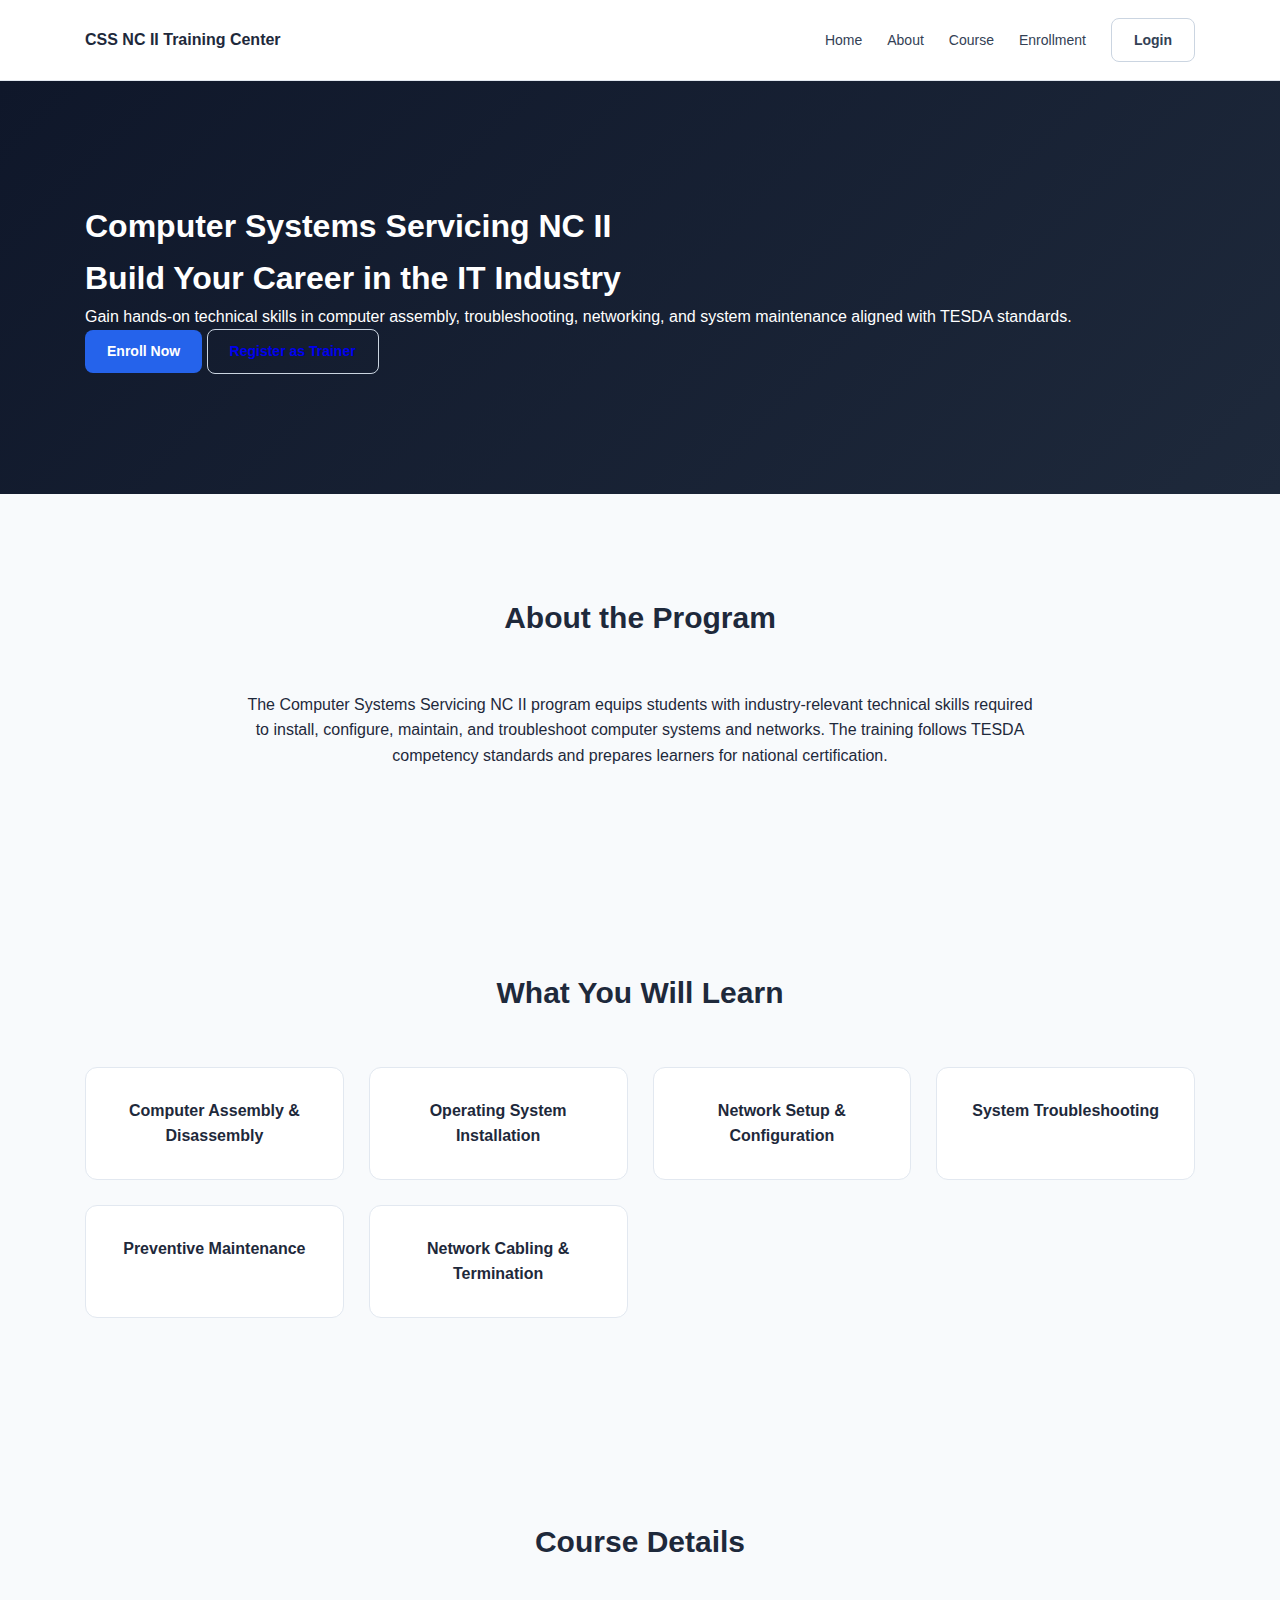
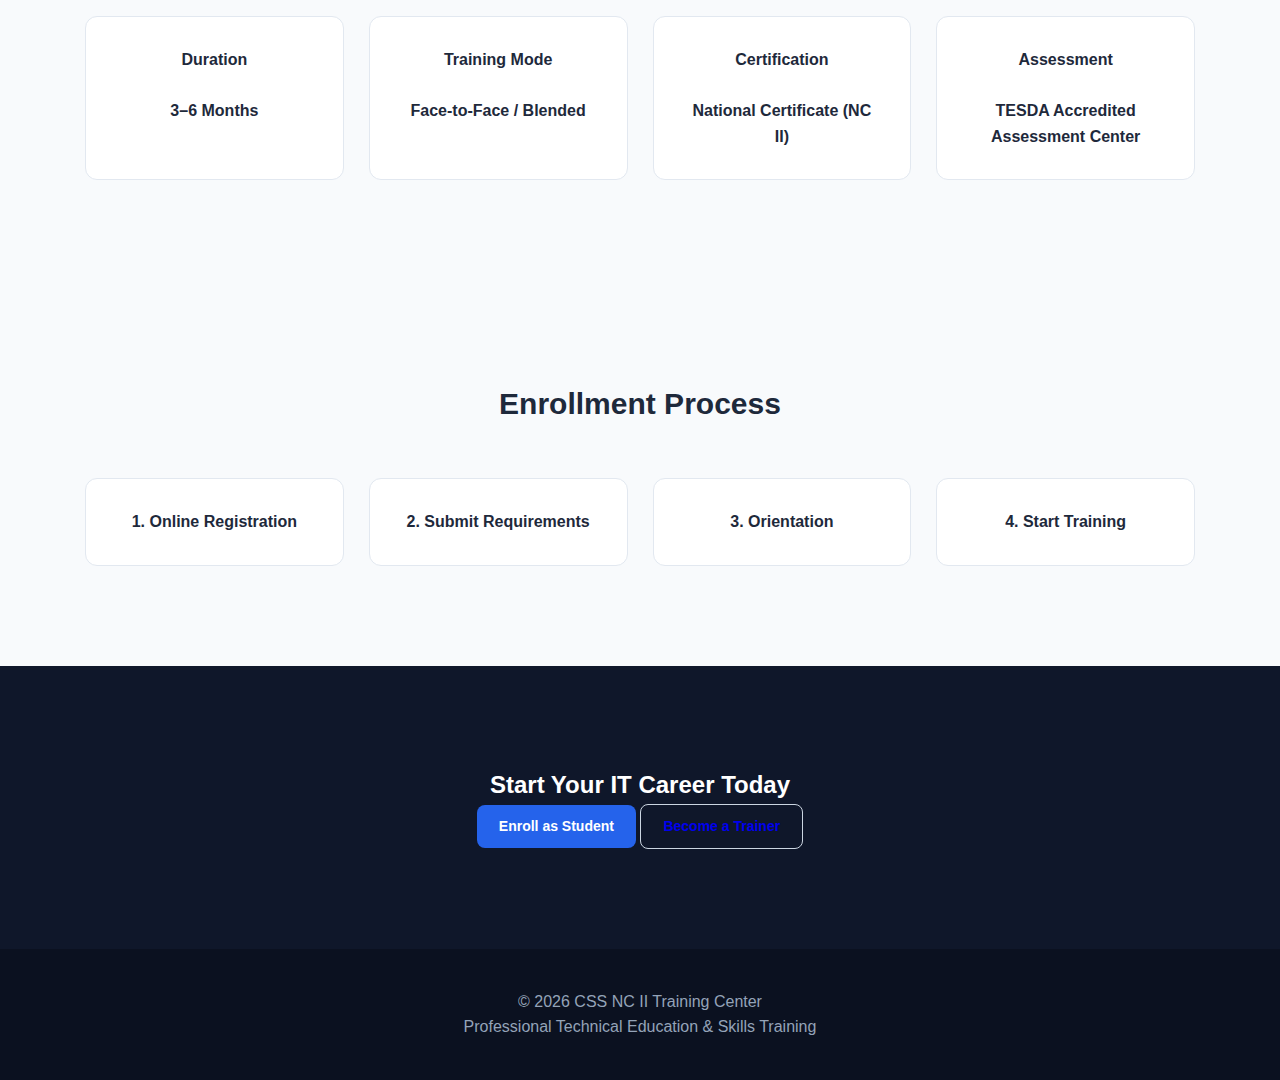
<file: index.html>
<!DOCTYPE html>
<html lang="en">
<head>
<meta charset="UTF-8">
<meta name="viewport" content="width=device-width, initial-scale=1.0">
<title>Computer Systems Servicing NC II</title>

<link href="https://fonts.googleapis.com/css2?family=Poppins:wght@300;400;600;700&display=swap" rel="stylesheet">
<link rel="stylesheet" href="assets/css/style.css">
</head>

<body>

<!-- ================= HEADER ================= -->
<header>
  <div class="container nav">
    <div class="logo">CSS NC II Training Center</div>
    <nav>
      <a href="#">Home</a>
      <a href="#about">About</a>
      <a href="#course">Course</a>
      <a href="#enrollment">Enrollment</a>
      <a href="login.html" class="btn btn-outline">Login</a>
    </nav>
  </div>
</header>

<!-- ================= HERO ================= -->
<section class="hero">
  <div class="container">
    <h1>Computer Systems Servicing NC II<br>Build Your Career in the IT Industry</h1>
    <p>
      Gain hands-on technical skills in computer assembly, troubleshooting,
      networking, and system maintenance aligned with TESDA standards.
    </p>

    <div class="hero-buttons">
      <a href="enroll-student.html" class="btn btn-primary">Enroll Now</a>
      <a href="register-trainer.html" class="btn btn-outline">Register as Trainer</a>
    </div>
  </div>
</section>

<!-- ================= ABOUT ================= -->
<section id="about" class="section">
  <div class="container">
    <h2>About the Program</h2>
    <p style="max-width:800px; margin:auto; text-align:center;">
      The Computer Systems Servicing NC II program equips students with
      industry-relevant technical skills required to install, configure,
      maintain, and troubleshoot computer systems and networks.
      The training follows TESDA competency standards and prepares
      learners for national certification.
    </p>
  </div>
</section>

<!-- ================= WHAT YOU WILL LEARN ================= -->
<section id="course" class="section bg-light">
  <div class="container">
    <h2>What You Will Learn</h2>

    <div class="grid">
      <div class="card">Computer Assembly & Disassembly</div>
      <div class="card">Operating System Installation</div>
      <div class="card">Network Setup & Configuration</div>
      <div class="card">System Troubleshooting</div>
      <div class="card">Preventive Maintenance</div>
      <div class="card">Network Cabling & Termination</div>
    </div>
  </div>
</section>

<!-- ================= COURSE DETAILS ================= -->
<section class="section">
  <div class="container">
    <h2>Course Details</h2>
    <div class="grid">
      <div class="card">
        <strong>Duration</strong><br><br>
        3–6 Months
      </div>
      <div class="card">
        <strong>Training Mode</strong><br><br>
        Face-to-Face / Blended
      </div>
      <div class="card">
        <strong>Certification</strong><br><br>
        National Certificate (NC II)
      </div>
      <div class="card">
        <strong>Assessment</strong><br><br>
        TESDA Accredited Assessment Center
      </div>
    </div>
  </div>
</section>

<!-- ================= ENROLLMENT PROCESS ================= -->
<section id="enrollment" class="section bg-light">
  <div class="container">
    <h2>Enrollment Process</h2>

    <div class="grid">
      <div class="card">1. Online Registration</div>
      <div class="card">2. Submit Requirements</div>
      <div class="card">3. Orientation</div>
      <div class="card">4. Start Training</div>
    </div>
  </div>
</section>

<!-- ================= CTA ================= -->
<section class="cta">
  <div class="container">
    <h2>Start Your IT Career Today</h2>

    <div class="buttons">
      <a href="enroll-student.html" class="btn btn-primary">Enroll as Student</a>
      <a href="register-trainer.html" class="btn btn-outline">Become a Trainer</a>
    </div>
  </div>
</section>

<!-- ================= FOOTER ================= -->
<footer>
  <div class="container">
    <p>© 2026 CSS NC II Training Center</p>
    <p>Professional Technical Education & Skills Training</p>
  </div>
</footer>

</body>
</html>
</file>
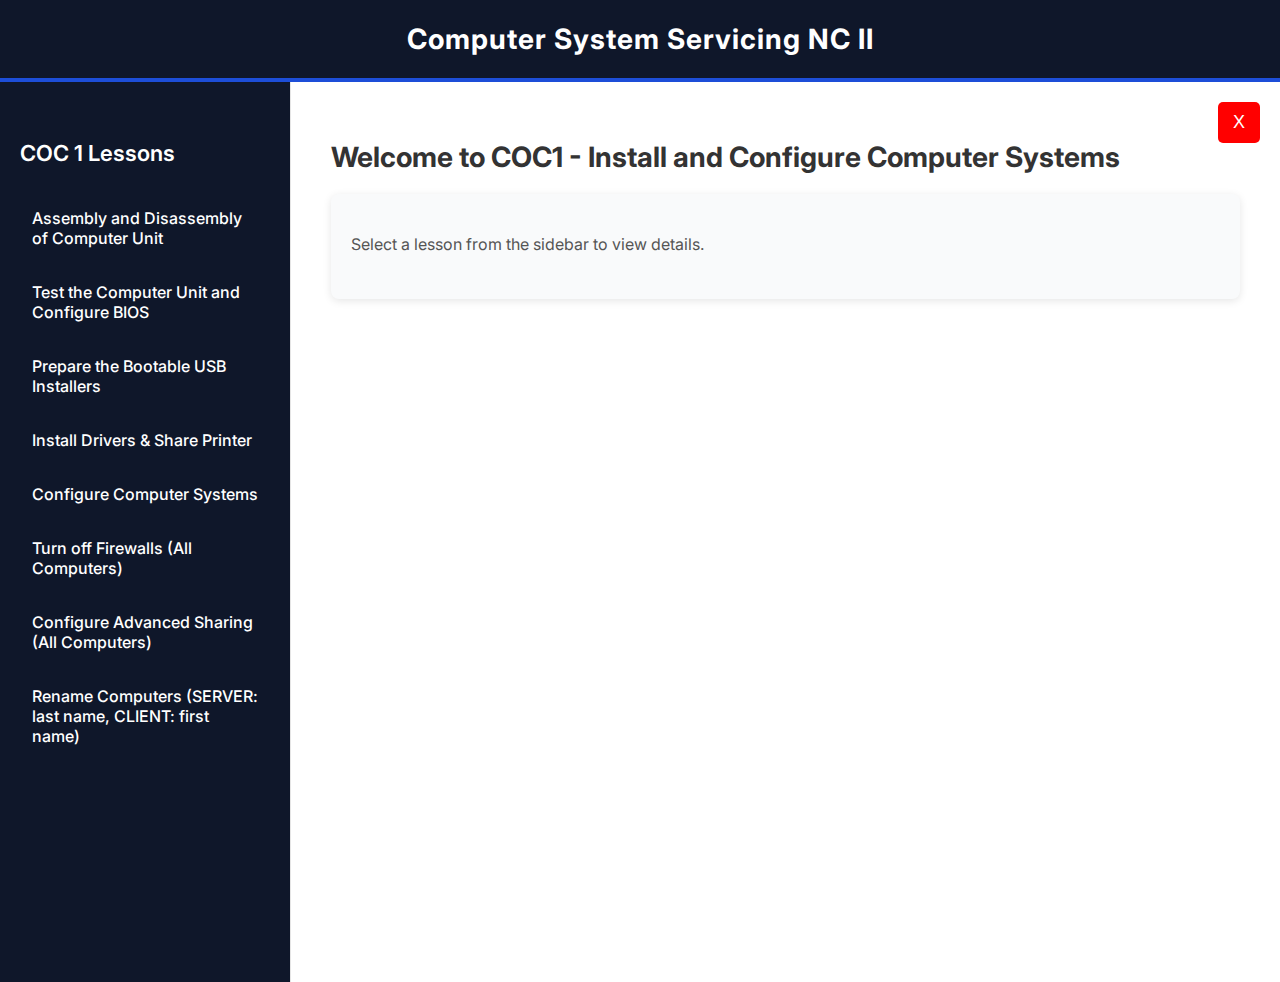
<file: coc1.html>
<!DOCTYPE html>
<html lang="tl">
<head>
    <meta charset="UTF-8">
    <meta name="viewport" content="width=device-width, initial-scale=1.0">
    <title>COC 1 - Install and Configure Computer Systems</title>
    <link href="https://fonts.googleapis.com/css2?family=Inter:wght@400;500;600;700;800&display=swap" rel="stylesheet">
    <link rel="stylesheet" href="assets/css/coc1.css">
</head>
<body>

<!-- Header Section -->
<header class="main-header">
    <h1>Computer System Servicing NC II</h1>
</header>

<div class="dashboard">
  <!-- Sidebar -->
  <aside class="sidebar">
    <h2>COC 1 Lessons</h2>
    <ul>
      <li onclick="loadLesson('lesson1')">Assembly and Disassembly of Computer Unit</li>
      <li onclick="loadLesson('lesson2')">Test the Computer Unit and Configure BIOS</li> <!-- Lesson2 fetch logic -->
      <li onclick="loadLesson('lesson3')">Prepare the Bootable USB Installers</li>
      <li onclick="loadLesson('lesson4')">Install Drivers & Share Printer</li>
      <li onclick="loadLesson('lesson5')">Configure Computer Systems</li>
      <li onclick="loadLesson('lesson6')">Turn off Firewalls (All Computers)</li>
      <li onclick="loadLesson('lesson7')">Configure Advanced Sharing (All Computers)</li>
      <li onclick="loadLesson('lesson8')">Rename Computers (SERVER: last name, CLIENT: first name)</li>
    </ul>
  </aside>

  <!-- Content Section -->
  <main class="main-content">
    <button class="close-btn" onclick="closeWindow()">X</button>
    <h1 id="lesson-title">Welcome to COC1 - Install and Configure Computer Systems</h1>
    <div id="lesson-details">
        <p>Select a lesson from the sidebar to view details.</p>
    </div>
  </main>
</div>

<script>
    // Function to load lesson details dynamically into the content area
    function loadLesson(lessonId) {
        // Adjusted to use lesson.js and coc1lessonworker
        const lessonUrl = lessonId === 'lesson1'
            ? 'https://tesda-auth-api.nextwavehub01.workers.dev/lesson1.json'  // Existing worker for lesson1
            : lessonId === 'lesson2' 
                ? 'https://coc1lessonworker.nextwavehub01.workers.dev/lesson2.json'  // New worker URL for lesson2
                : '';  // Default case if no lesson matches

        fetch(lessonUrl)
            .then(response => response.json())
            .then(data => {
                const lesson = data[lessonId]; // Dynamically load lesson based on lessonId
                if (lesson) {
                    document.getElementById("lesson-title").innerText = lesson.lesson_title; // Access lesson_title in lesson2.json
                    document.getElementById("lesson-details").innerHTML = `
                        <p>${lesson.lesson_description}</p>
                        <h3>Objectives:</h3>
                        <ul>
                            ${lesson.objectives.map(obj => `<li>${obj}</li>`).join('')}
                        </ul>
                        <h3>Materials Needed:</h3>
                        <ul>
                            ${lesson.materials_needed.map(mat => `<li>${mat}</li>`).join('')}
                        </ul>
                        <h3>Step-by-Step Procedure:</h3>
                        <ol>
                            ${lesson.step_by_step_procedure.map(step => `
                                <li>
                                    <strong>${step.step_title}:</strong> ${step.step_description}
                                </li>`).join('')}
                        </ol>
                        <h3>Conclusion:</h3>
                        <p>${lesson.conclusion}</p>
                    `;
                } else {
                    document.getElementById("lesson-title").innerText = "Lesson not found";
                    document.getElementById("lesson-details").innerHTML = "<p>Sorry, this lesson is not available.</p>";
                }
            })
            .catch(error => {
                document.getElementById("lesson-title").innerText = "Error Loading Lesson";
                document.getElementById("lesson-details").innerHTML = "<p>Sorry, there was an error loading this lesson.</p>";
                console.error("Error loading lesson:", error);
            });
    }

    // Close the window or lesson content
    function closeWindow() {
        document.getElementById("lesson-details").innerHTML = "<p>Select a lesson from the sidebar to view details.</p>";
        document.getElementById("lesson-title").innerText = "Welcome to COC1 - Install and Configure Computer Systems";
        
        // Resetting or loading default lesson on close
        loadLesson('lesson1'); // Optionally load 'lesson1' or any default lesson
    }
</script>

<script src="assets/js/coc1.js"></script> <!-- Correct JS path -->
</body>
</html>
</file>
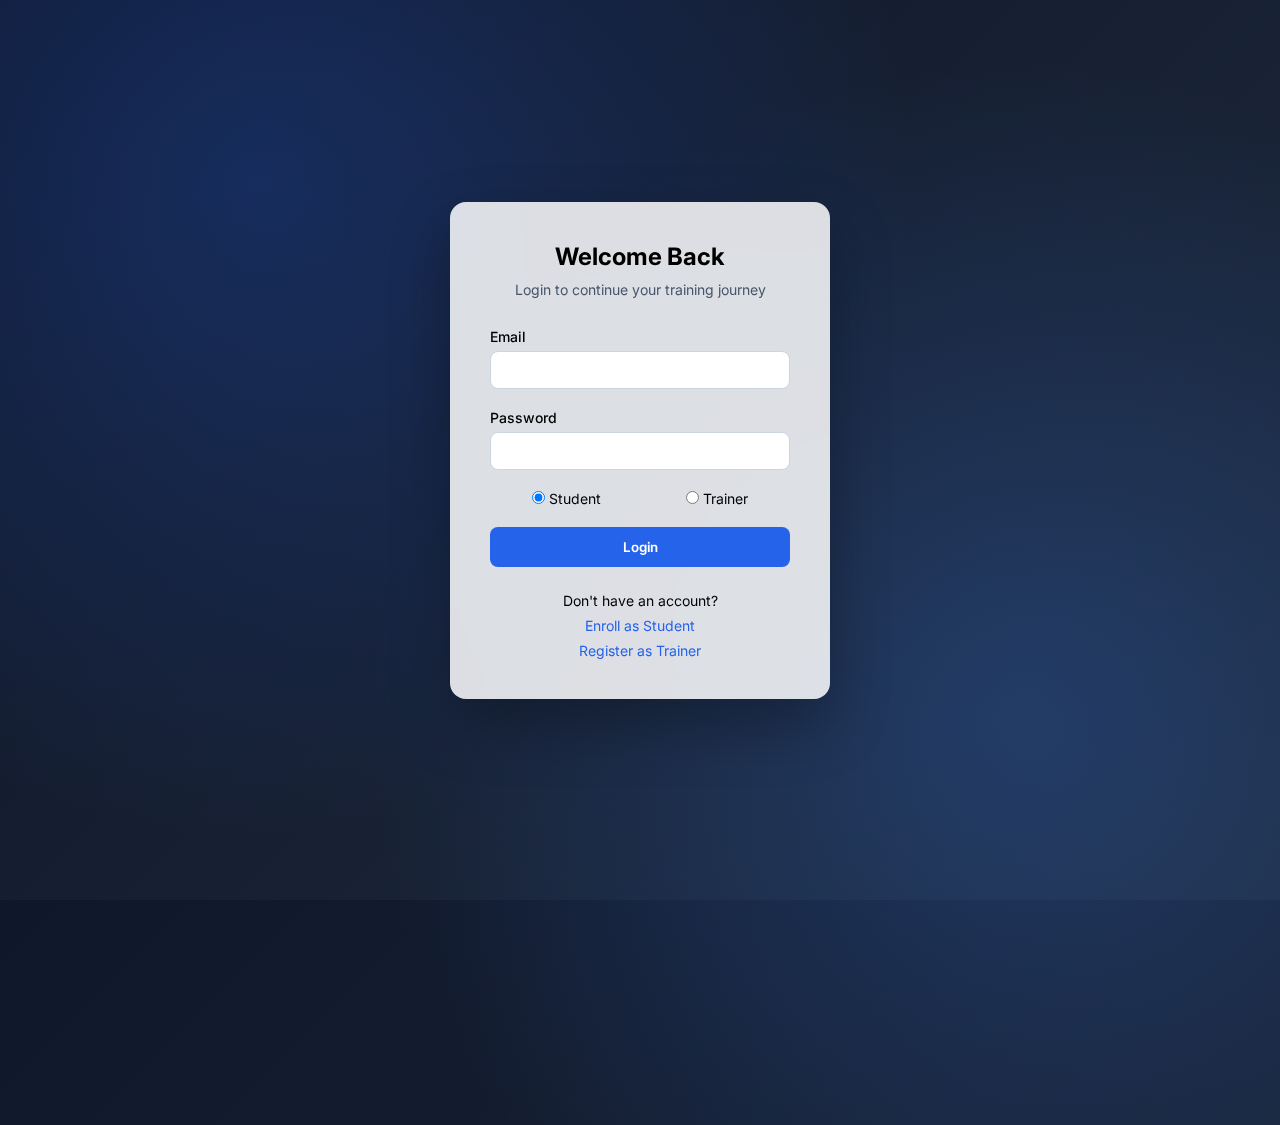
<file: login.html>
<!DOCTYPE html>
<html lang="en">
<head>
<meta charset="UTF-8">
<meta name="viewport" content="width=device-width, initial-scale=1.0">
<title>Login | CSS NC II Training Center</title>

<link href="https://fonts.googleapis.com/css2?family=Inter:wght@400;500;600;700;800&display=swap" rel="stylesheet">
<link rel="stylesheet" href="assets/css/login.css">
</head>
<body>

<div class="login-wrapper">

  <div class="login-card">
    
    <div class="login-header">
      <h2>Welcome Back</h2>
      <p>Login to continue your training journey</p>
    </div>

    <form id="loginForm">

      <div class="input-group">
        <label>Email</label>
        <input type="email" id="email" required>
      </div>

      <div class="input-group">
        <label>Password</label>
        <input type="password" id="password" required>
      </div>

      <div class="role-select">
        <label>
          <input type="radio" name="role" value="student" checked>
          Student
        </label>

        <label>
          <input type="radio" name="role" value="trainer">
          Trainer
        </label>
      </div>

      <button type="submit" class="btn-login">Login</button>

    </form>

    <div class="login-footer">
      <p>Don't have an account?</p>
      <a href="enroll-student.html">Enroll as Student</a>
      <a href="register-trainer.html">Register as Trainer</a>
    </div>

  </div>

</div>

<script src="assets/js/login.js"></script>
</body>
</html>
</file>
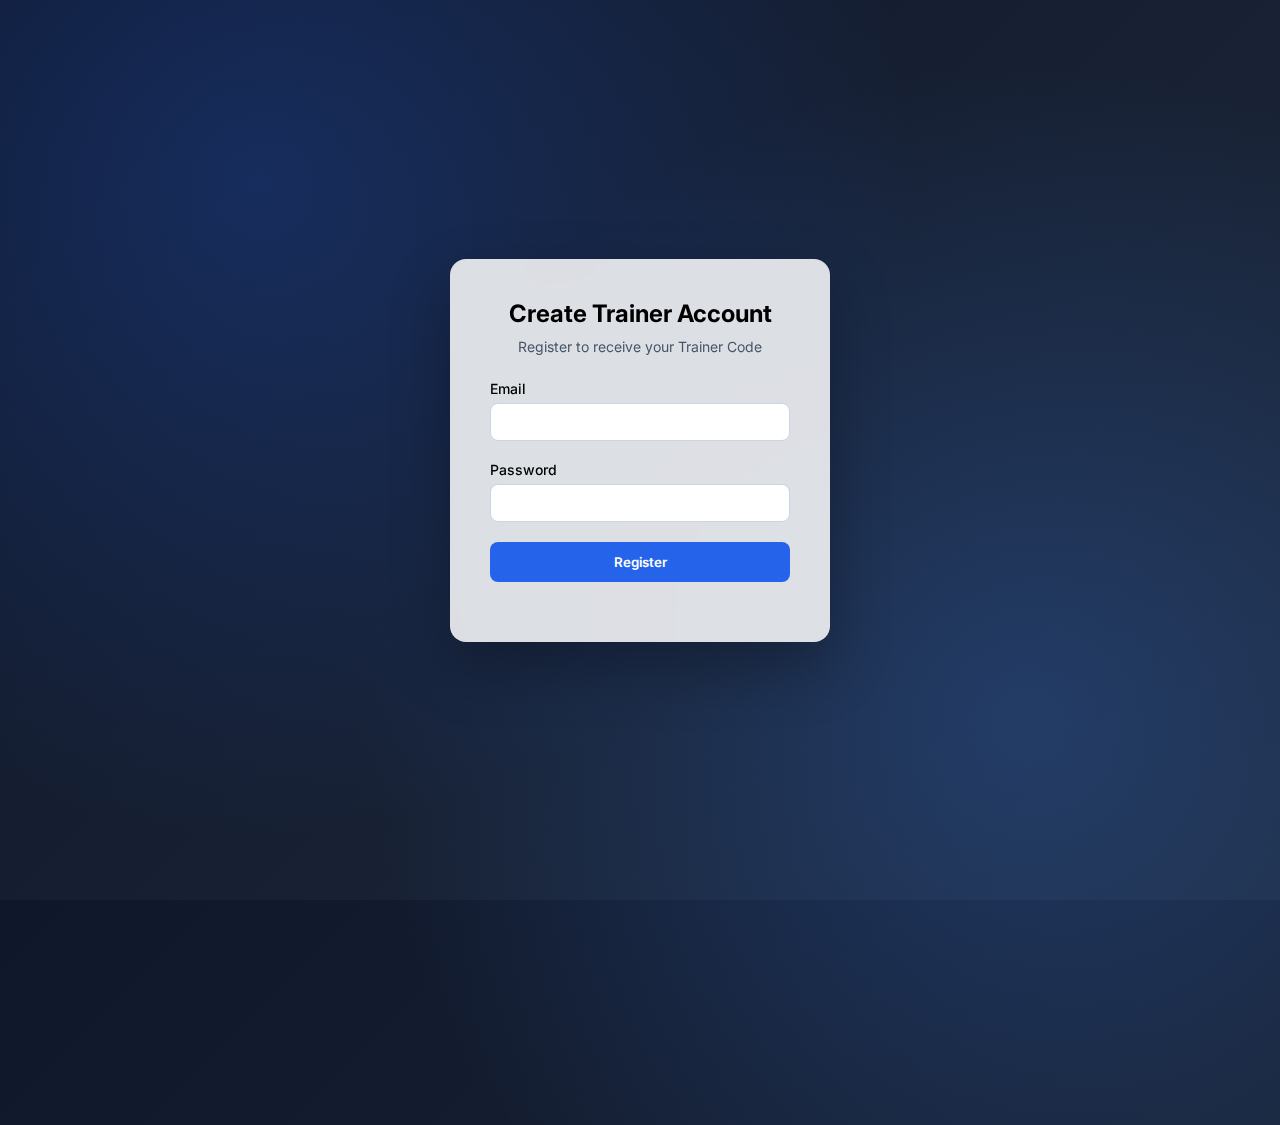
<file: register-trainer.html>
<!DOCTYPE html>
<html lang="en">
<head>
<meta charset="UTF-8">
<meta name="viewport" content="width=device-width, initial-scale=1.0">
<title>Trainer Registration | CSS NC II</title>

<link href="https://fonts.googleapis.com/css2?family=Inter:wght@400;500;600;700;800&display=swap" rel="stylesheet">
<link rel="stylesheet" href="assets/css/register-trainer.css">
</head>
<body>

<div class="wrapper">

  <div class="card">

    <div class="header">
      <h2>Create Trainer Account</h2>
      <p>Register to receive your Trainer Code</p>
    </div>

    <form id="trainerForm">

      <div class="input-group">
        <label>Email</label>
        <input type="email" id="email" required>
      </div>

      <div class="input-group">
        <label>Password</label>
        <input type="password" id="password" required>
      </div>

      <button type="submit" class="btn">Register</button>

    </form>

    <div id="result" class="result"></div>

  </div>

</div>

<script src="assets/js/register-trainer.js"></script>
</body>
</html>
</file>
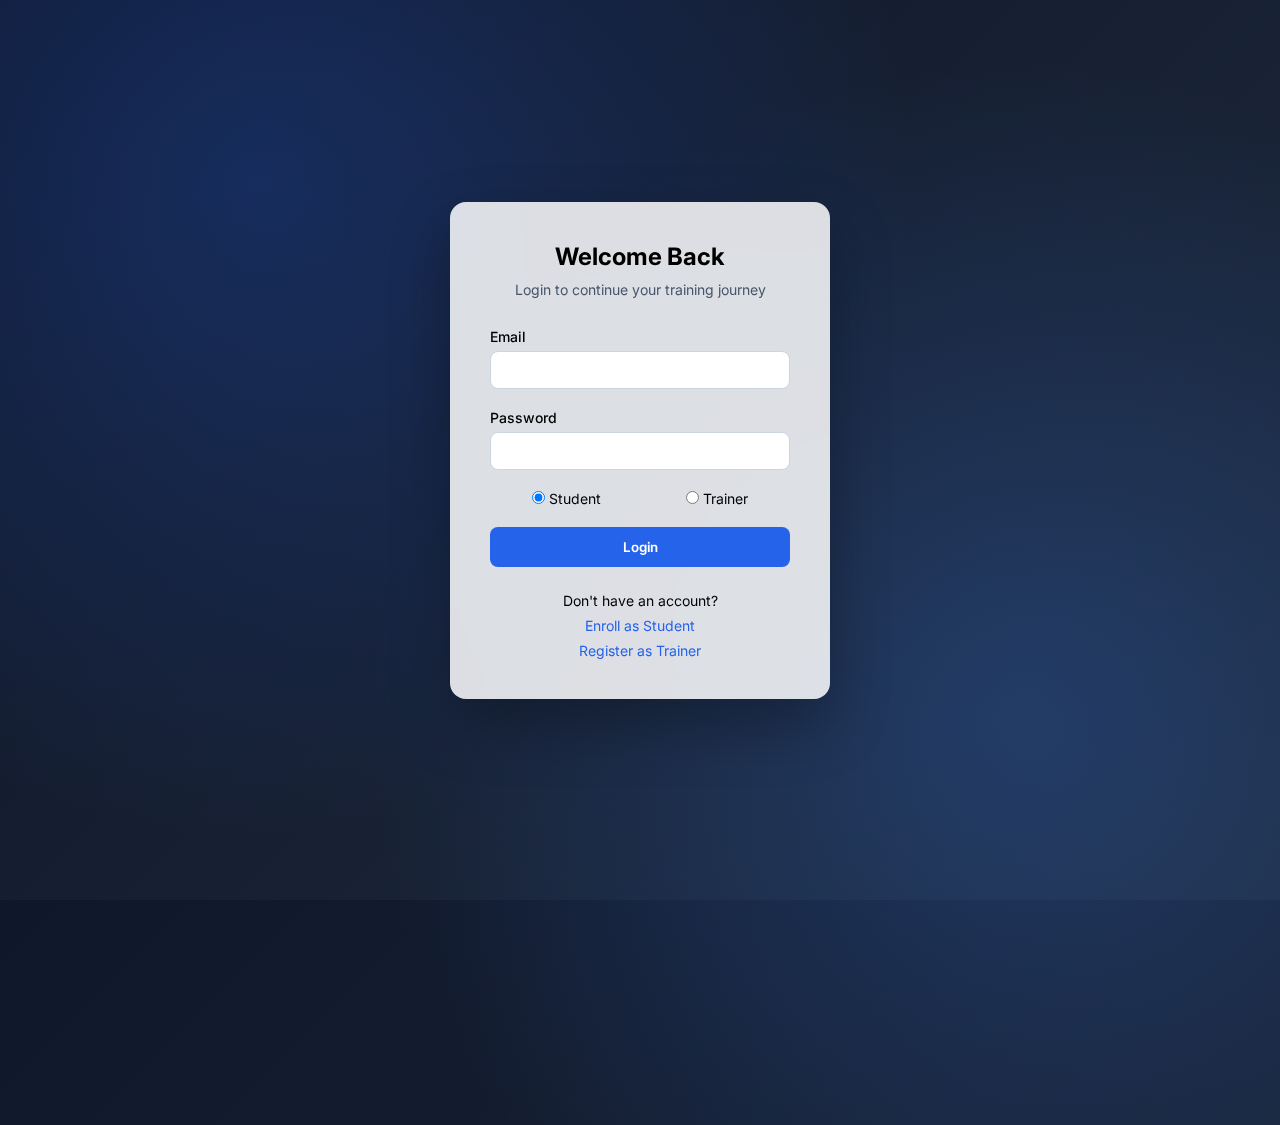
<file: student-dashboard.html>
<!DOCTYPE html>
<html lang="en">
<head>
    <meta charset="UTF-8">
    <meta name="viewport" content="width=device-width, initial-scale=1.0">
    <title>Student Dashboard | CSS NC II</title>

    <link href="https://fonts.googleapis.com/css2?family=Inter:wght@400;500;600;700;800&display=swap" rel="stylesheet">
    <link rel="stylesheet" href="assets/css/student-dashboard.css">
</head>
<body>

<div class="dashboard">

    <aside class="sidebar">
        <h2>Student Panel</h2>
        <ul>
            <li class="active">Dashboard</li>
            <li id="enrollmentBtn"><a href="#">My Enrollment</a></li> <!-- My Enrollment Link -->
            
            <!-- COCs appear when My Enrollment is clicked -->
            <div id="enrollmentContent" class="sidebar-content" style="display:none;">
                <li><a href="coc1.html">COC 1: Install and Configure Computer Systems</a></li>
                <li><a href="coc2.html">COC 2: Set Up Computer Networks</a></li>
                <li><a href="coc3.html">COC 3: Set Up Computer Servers</a></li>
                <li><a href="coc4.html">COC 4: Maintain and Repair Computer Systems</a></li>
            </div>

            <li><a href="#requirementsSection">Requirements</a></li>
            <li><a href="#profileSection">Profile</a></li>
            <li id="logoutBtn">Logout</li>
        </ul>
    </aside>

    <main class="main-content">
        <header>
            <h1>Welcome, Student 👋</h1>
            <p>Your training progress overview</p>
        </header>

        <!-- Enrollment Status + Dynamic Sections -->
        <div class="cards" id="enrollmentStatusSection">
            <div class="card">
                <h3>Enrollment Status</h3>
                <p id="enrollmentStatus">Completed</p>
            </div>
        </div>

        <!-- My Enrollment Section -->
        <div class="cards" style="margin-top:20px;">
            <div class="card">
                <h3>My Enrollment</h3>
                <p>Details about enrollment status, program, etc.</p>
            </div>
        </div>

        <!-- Requirements and Schedule -->
        <div class="cards" style="margin-top:20px;">
            <div class="card">
                <h3>Submitted Requirements</h3>
                <p>3 / 5 Completed</p>
            </div>
            <div class="card">
                <h3>Training Schedule</h3>
                <p>Not Yet Assigned</p>
            </div>
        </div>

    </main>

</div>

<script src="assets/js/student-dashboard.js"></script>
</body>
</html>
</file>
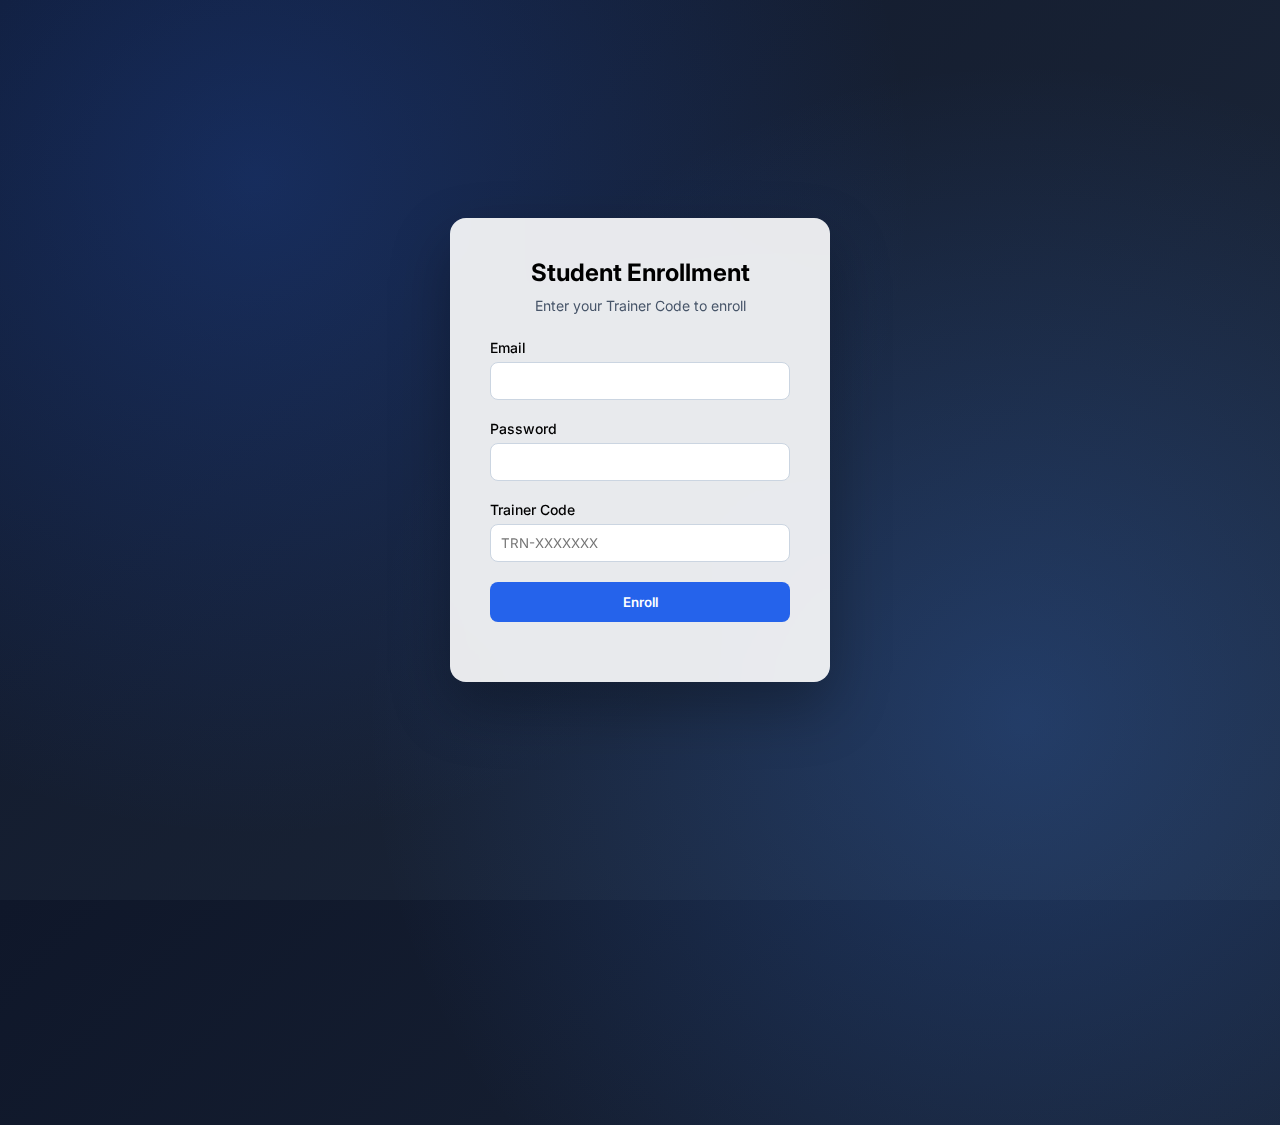
<file: student-enrollment.html>
<!DOCTYPE html>
<html lang="en">
<head>
<meta charset="UTF-8">
<meta name="viewport" content="width=device-width, initial-scale=1.0">
<title>Student Enrollment | CSS NC II</title>

<link href="https://fonts.googleapis.com/css2?family=Inter:wght@400;500;600;700;800&display=swap" rel="stylesheet">
<link rel="stylesheet" href="assets/css/student-enrollment.css">
</head>
<body>

<div class="wrapper">

  <div class="card">

    <div class="header">
      <h2>Student Enrollment</h2>
      <p>Enter your Trainer Code to enroll</p>
    </div>

    <form id="studentForm">

      <div class="input-group">
        <label>Email</label>
        <input type="email" id="email" required>
      </div>

      <div class="input-group">
        <label>Password</label>
        <input type="password" id="password" required>
      </div>

      <div class="input-group">
        <label>Trainer Code</label>
        <input type="text" id="trainerCode" required placeholder="TRN-XXXXXXX">
      </div>

      <button type="submit" class="btn">Enroll</button>

    </form>

    <div id="result" class="result"></div>

  </div>

</div>

<script src="assets/js/student-enrollment.js"></script>
</body>
</html>
</file>
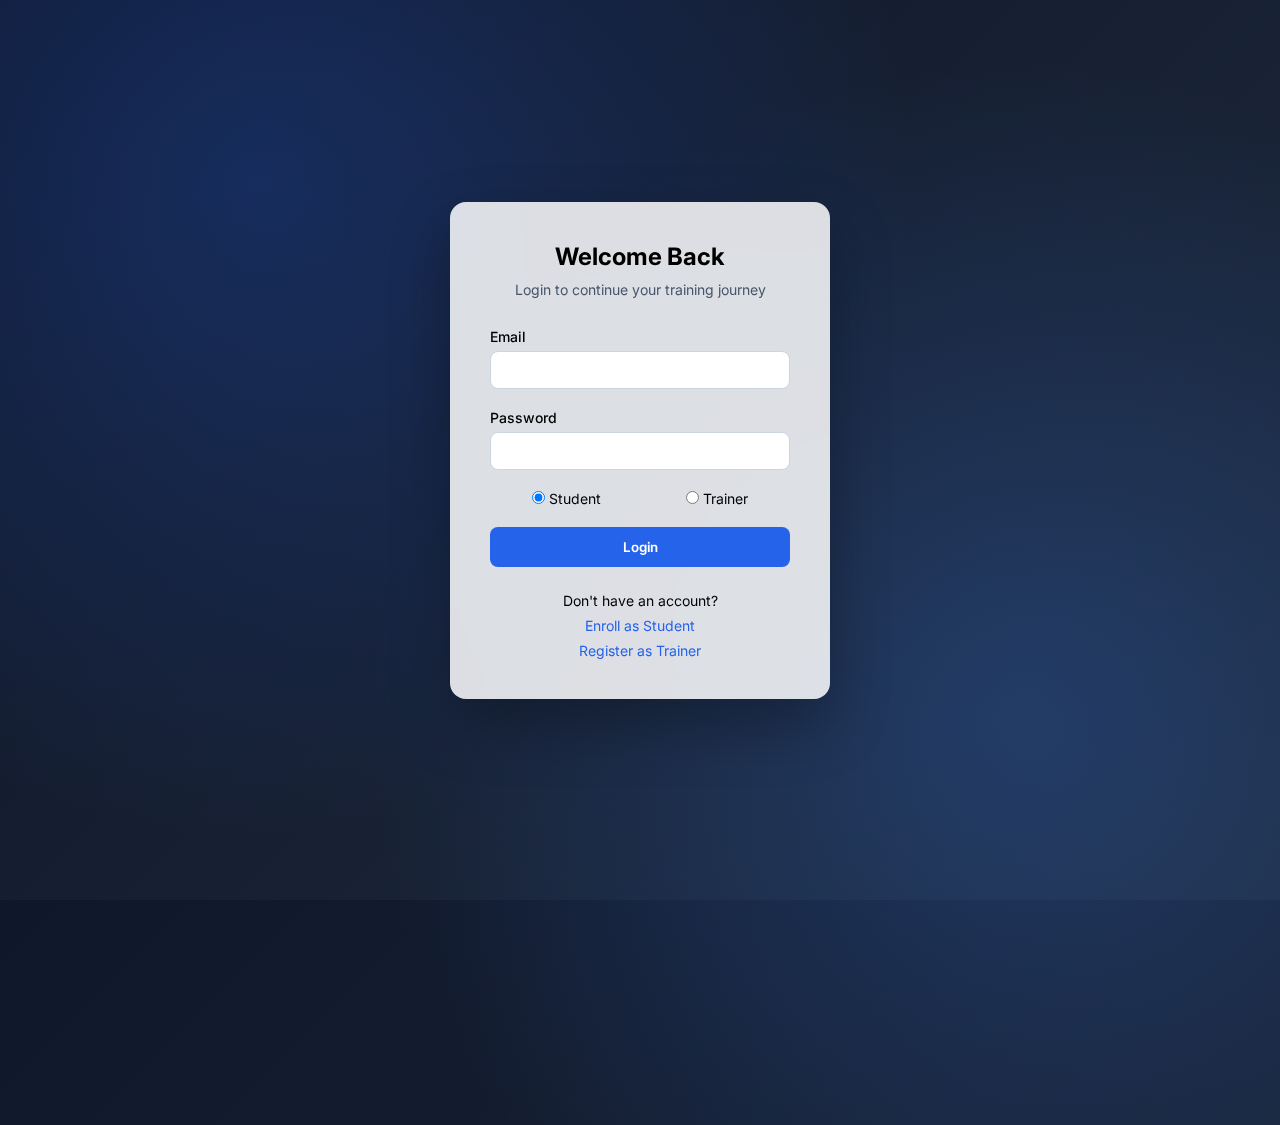
<file: trainer-dashboard.html>
<!DOCTYPE html>
<html lang="en">
<head>
<meta charset="UTF-8">
<meta name="viewport" content="width=device-width, initial-scale=1.0">
<title>Trainer Dashboard | CSS NC II</title>

<link href="https://fonts.googleapis.com/css2?family=Inter:wght@400;500;600;700;800&display=swap" rel="stylesheet">
<link rel="stylesheet" href="assets/css/trainer-dashboard.css">
</head>
<body>

<div class="dashboard">

  <aside class="sidebar">
    <h2>Trainer Panel</h2>
    <ul>
      <li class="active">Dashboard</li>
      <li>My Classes</li>
      <li>Students</li>
      <li>Profile</li>
      <li id="logoutBtn">Logout</li>
    </ul>
  </aside>

  <main class="main-content">
    <header>
      <h1>Welcome, Trainer 👨‍🏫</h1>
      <p>Your teaching overview</p>
    </header>

    <div class="cards">

      <div class="card">
        <h3>Your Trainer Code</h3>
        <p id="trainerCode">Loading...</p>
      </div>

      <div class="card">
        <h3>Total Students</h3>
        <p id="totalStudents">Loading...</p>
      </div>

      <div class="card">
        <h3>Remaining Slots</h3>
        <p id="remainingSlots">Loading...</p>
      </div>

    </div>

    <!-- NEW STUDENT LIST SECTION -->
    <section style="margin-top:40px;">
      <h2>Enrolled Students</h2>

      <div style="margin-top:20px; overflow-x:auto;">
        <table id="studentTable" style="width:100%; border-collapse:collapse;">
          <thead>
            <tr>
              <th style="text-align:left; padding:12px; border-bottom:1px solid #ddd;">Email</th>
              <th style="text-align:left; padding:12px; border-bottom:1px solid #ddd;">Status</th>
              <th style="text-align:left; padding:12px; border-bottom:1px solid #ddd;">Date Enrolled</th>
            </tr>
          </thead>
          <tbody>
            <tr>
              <td colspan="3" style="padding:12px;">Loading...</td>
            </tr>
          </tbody>
        </table>
      </div>
    </section>

  </main>

</div>

<script src="assets/js/trainer-dashboard.js"></script>
</body>
</html>
</file>
<file: assets/css/style.css>
*{
  margin:0;
  padding:0;
  box-sizing:border-box;
  font-family:'Inter',sans-serif;
}

body{
  background:#f8fafc;
  color:#1e293b;
  line-height:1.6;
  overflow-x:hidden;
}

/* Smooth page load animation */
body{
  animation:fadePage .8s ease;
}

@keyframes fadePage{
  from{opacity:0; transform:translateY(10px);}
  to{opacity:1; transform:translateY(0);}
}

.container{
  max-width:1150px;
  margin:auto;
  padding:0 20px;
}

/* ================= HEADER ================= */

header{
  background:#ffffff;
  padding:18px 0;
  border-bottom:1px solid #e2e8f0;
  position:sticky;
  top:0;
  z-index:1000;
  backdrop-filter:blur(10px);
}

.nav{
  display:flex;
  justify-content:space-between;
  align-items:center;
}

.logo{
  font-weight:700;
}

nav{
  display:flex;
  gap:25px;
  align-items:center;
}

nav a{
  text-decoration:none;
  color:#334155;
  font-size:14px;
  font-weight:500;
  transition:.3s ease;
}

nav a:hover{
  color:#2563eb;
}

/* Login Button (Now colored) */
.btn-nav{
  background:#2563eb;
  color:#fff;
  padding:8px 18px;
  border-radius:8px;
  font-size:14px;
  font-weight:600;
  transition:.3s ease;
}

.btn-nav:hover{
  background:#1d4ed8;
  transform:translateY(-2px);
}

/* ================= BUTTON SYSTEM ================= */

.btn{
  padding:10px 22px;
  border-radius:8px;
  font-size:14px;
  font-weight:600;
  text-decoration:none;
  transition:.3s ease;
  display:inline-block;
}

.btn-primary{
  background:#2563eb;
  color:#fff;
}

.btn-primary:hover{
  background:#1d4ed8;
  transform:translateY(-3px);
  box-shadow:0 12px 30px rgba(37,99,235,.35);
}

.btn-secondary{
  background:#e2e8f0;
  color:#0f172a;
}

.btn-secondary:hover{
  background:#cbd5e1;
}

.btn-dark{
  background:#0f172a;
  color:#fff;
}

.btn-dark:hover{
  transform:translateY(-3px);
  box-shadow:0 15px 35px rgba(0,0,0,.25);
}

.btn-outline{
  border:1px solid #cbd5e1;
}

/* ================= HERO ================= */

.hero{
  padding:120px 0;
  background:linear-gradient(135deg,#0f172a,#1e293b);
  color:#fff;
}

.hero-grid{
  display:grid;
  grid-template-columns:1.2fr .8fr;
  gap:50px;
  align-items:center;
}

.hero-text{
  animation:slideUp 1s ease forwards;
}

@keyframes slideUp{
  from{opacity:0; transform:translateY(40px);}
  to{opacity:1; transform:translateY(0);}
}

.hero-text h1{
  font-size:42px;
  margin-bottom:20px;
}

.hero-text p{
  color:#cbd5e1;
  margin-bottom:25px;
}

.hero-actions{
  display:flex;
  gap:15px;
  margin-bottom:20px;
}

.hero-trust{
  font-size:14px;
  color:#94a3b8;
  line-height:1.8;
}

/* ================= HERO CARD ================= */

.hero-card{
  background:#f1f5f9; /* light background added */
  color:#0f172a;
  padding:30px;
  border-radius:16px;
  box-shadow:0 25px 60px rgba(0,0,0,0.25);
  animation:slideUp 1.2s ease forwards;
}

.hero-card h3{
  margin-bottom:15px;
}

.hero-card ul{
  list-style:none;
  margin-bottom:20px;
}

.hero-card li{
  margin-bottom:8px;
  font-size:14px;
}

/* ================= SECTIONS ================= */

.section{
  padding:100px 0;
  animation:fadeSection 1s ease forwards;
}

@keyframes fadeSection{
  from{opacity:0; transform:translateY(40px);}
  to{opacity:1; transform:translateY(0);}
}

.section h2{
  text-align:center;
  margin-bottom:50px;
  font-size:30px;
}

/* Cards */
.grid{
  display:grid;
  grid-template-columns:repeat(auto-fit,minmax(240px,1fr));
  gap:25px;
}

.card{
  background:#fff;
  padding:30px;
  border-radius:12px;
  border:1px solid #e2e8f0;
  text-align:center;
  font-weight:600;
  transition:.3s ease;
}

.card:hover{
  transform:translateY(-6px);
  box-shadow:0 15px 35px rgba(0,0,0,.08);
}

.alt{
  background:#f1f5f9;
}

.steps{
  display:grid;
  grid-template-columns:repeat(auto-fit,minmax(220px,1fr));
  gap:20px;
}

.step{
  background:#fff;
  padding:25px;
  border-radius:12px;
  border:1px solid #e2e8f0;
  text-align:center;
  font-weight:600;
  transition:.3s ease;
}

.step:hover{
  transform:translateY(-5px);
  box-shadow:0 12px 30px rgba(0,0,0,.06);
}

/* ================= CTA ================= */

.cta{
  padding:100px 0;
  background:#0f172a;
  color:#fff;
  text-align:center;
}

.cta-buttons{
  display:flex;
  justify-content:center;
  gap:15px;
  margin-top:20px;
}

/* ================= FOOTER ================= */

footer{
  padding:40px 0;
  text-align:center;
  background:#0b1120;
  color:#94a3b8;
}

/* Responsive */
@media(max-width:900px){
  .hero-grid{
    grid-template-columns:1fr;
  }
  .hero-actions,
  .cta-buttons{
    flex-direction:column;
  }
}
/* CTA Entrance Animation */
.cta-buttons {
  animation: fadeUp 1s ease forwards;
  opacity: 0;
}

@keyframes fadeUp {
  from {
    opacity: 0;
    transform: translateY(30px);
  }
  to {
    opacity: 1;
    transform: translateY(0);
  }
}

/* Button micro interaction */
.cta-buttons .btn {
  transition: all .3s ease;
}

.cta-buttons .btn:hover {
  transform: translateY(-4px) scale(1.02);
}

/* Hero Buttons Animation */
.hero-actions {
  animation: fadeUp 1.2s ease forwards;
  opacity: 0;
}
</file>
<file: assets/css/coc1.css>
/* Global Styles */
body {
    font-family: 'Inter', sans-serif;
    margin: 0;
    padding: 0;
    background-color: #f7f8fa; /* Slightly off-white background for a cleaner look */
}

/* Header Style */
.main-header {
    background-color: #0f172a; /* Match header color with sidebar */
    color: white;
    padding: 3px; /* Reduced padding for smaller header */
    text-align: center;
    font-size: 14px; /* Reduced font size by 50% */
    font-weight: 500;
    letter-spacing: 1px;
    border-bottom: 4px solid #1d4ed8; /* Added bottom border to make it stand out */
    position: sticky;
    top: 0;
    z-index: 800;
    transition: background-color 0.3s ease-in-out, box-shadow 0.3s ease-in-out;
}

/* Add glossy effect when scrolling */
.main-header.scrolled {
    background-color: rgba(15, 23, 42, 0.9); /* Transparent with dark background */
    box-shadow: 0 2px 15px rgba(0, 0, 0, 0.2); /* Subtle shadow */
}

/* Dashboard layout */
.dashboard {
    display: flex;
    min-height: 100vh;
}

/* Sidebar */
.sidebar {
    width: 250px;
    background: #0f172a; /* Dark color for sidebar */
    color: #fff;
    padding: 40px 20px;
    box-shadow: 3px 0 10px rgba(0, 0, 0, 0.1); /* Subtle shadow for depth */
    transition: all 0.3s ease-in-out; /* Smooth transition */
}

.sidebar h2 {
    margin-bottom: 30px;
    font-size: 22px;
    font-weight: 600;
}

.sidebar ul {
    list-style: none;
    padding: 0;
}

.sidebar li {
    padding: 12px;
    border-radius: 8px;
    cursor: pointer;
    margin-bottom: 10px;
    transition: background 0.3s ease, padding-left 0.3s ease, transform 0.2s ease; /* Add smooth transition effects */
    font-weight: 500;
}

.sidebar li:hover {
    background: #2563eb;  /* Blue hover background */
    padding-left: 20px;    /* Expand on hover */
    transform: translateX(5px); /* Slight sideways movement */
}

.sidebar li.active {
    background: #1d4ed8; /* Darker background for active item */
}

.sidebar li a {
    text-decoration: none;
    color: inherit;
    font-size: 18px;
}

.sidebar li a:hover {
    color: white;
}

/* Content Section */
.main-content {
    flex: 1;
    padding: 40px;
    background: #ffffff;
    box-sizing: border-box;
    border-left: 1px solid #e5e5e5;
    overflow-y: auto;
    position: relative; /* Added to make sure X button stays in position */
    transition: all 0.3s ease-in-out;
}

#lesson-title {
    font-size: 28px;
    font-weight: 700;
    margin-bottom: 20px;
    color: #333;
}

/* Close Button */
.close-btn {
    position: absolute;
    top: 20px;
    right: 20px;
    background-color: red;
    color: white;
    border: none;
    padding: 10px 15px;
    font-size: 18px;
    cursor: pointer;
    border-radius: 5px;
    transition: background-color 0.3s ease, transform 0.2s ease; /* Add smooth hover effect */
}

.close-btn:hover {
    background-color: #b91c1c;
    transform: scale(1.1); /* Slight scale effect on hover */
}

/* Lesson Content Styles */
#lesson-details {
    background: #f9fafb;
    padding: 20px;
    border-radius: 8px;
    box-shadow: 0 2px 8px rgba(0, 0, 0, 0.1);
    font-size: 16px;
    color: #555;
    line-height: 1.8;  /* Improve line height for readability */
    margin-bottom: 30px;  /* Add margin at the bottom of the lesson */
}

#lesson-details h3 {
    font-size: 20px;
    font-weight: 600;
    margin-top: 20px;  /* Add space between heading and previous content */
}

#lesson-details ul, #lesson-details ol {
    margin-left: 20px;
    padding-left: 20px;
}

#lesson-details ul li, #lesson-details ol li {
    margin-bottom: 12px; /* Add margin between list items */
}

#lesson-details p {
    margin-bottom: 20px; /* Space between paragraphs */
}

/* Image Styling */
#lesson-details img {
    max-width: 100%;  /* Ensure responsive width */
    height: auto;     /* Maintain aspect ratio */
    margin-top: 20px; /* Add space between the text and image */
    display: block;   /* Make the image a block element */
    margin-bottom: 20px; /* Add space after each image */
}

/* Adjust space for images inside 'parts_of_computer' */
#lesson-details .part-image {
    margin: 20px 0;   /* Add top and bottom margin */
    width: 200px;     /* Set a smaller width for consistency */
    height: auto;
    display: block;
    margin-left: auto; /* Center image horizontally */
    margin-right: auto; /* Center image horizontally */
}

/* Responsive design */
@media (max-width: 768px) {
    .dashboard {
        flex-direction: column;
    }

    .sidebar {
        width: 100%;
        padding: 20px;
    }

    .main-content {
        padding: 20px;
    }

    #lesson-title {
        font-size: 24px;
    }
}
</file>
<file: assets/css/login.css>
*{
  margin:0;
  padding:0;
  box-sizing:border-box;
  font-family:'Inter',sans-serif;
}

body{
  height:100vh;
  display:flex;
  justify-content:center;
  align-items:center;
  background:linear-gradient(135deg,#0f172a,#1e293b);
  overflow:hidden;
  position:relative;
}

/* animated background */
body::before{
  content:"";
  position:absolute;
  width:150%;
  height:150%;
  top:-25%;
  left:-25%;
  background:radial-gradient(circle at 30% 30%, rgba(37,99,235,0.25), transparent 40%),
             radial-gradient(circle at 70% 70%, rgba(59,130,246,0.25), transparent 40%);
  animation:rotateGradient 20s linear infinite;
}

@keyframes rotateGradient{
  from{transform:rotate(0);}
  to{transform:rotate(360deg);}
}

.login-wrapper{
  position:relative;
  z-index:2;
  width:100%;
  max-width:420px;
  padding:20px;
}

.login-card{
  backdrop-filter:blur(20px);
  background:rgba(255,255,255,.85);
  padding:40px;
  border-radius:16px;
  box-shadow:0 25px 60px rgba(0,0,0,.3);
}

.login-header{
  text-align:center;
  margin-bottom:30px;
}

.login-header h2{
  margin-bottom:10px;
}

.login-header p{
  font-size:14px;
  color:#475569;
}

.input-group{
  margin-bottom:20px;
}

.input-group label{
  font-size:14px;
  display:block;
  margin-bottom:6px;
  font-weight:500;
}

.input-group input{
  width:100%;
  padding:10px;
  border-radius:8px;
  border:1px solid #cbd5e1;
  outline:none;
  transition:.3s ease;
}

.input-group input:focus{
  border-color:#2563eb;
  box-shadow:0 0 0 3px rgba(37,99,235,.2);
}

.role-select{
  display:flex;
  justify-content:space-around;
  margin-bottom:20px;
  font-size:14px;
}

.btn-login{
  width:100%;
  padding:12px;
  border:none;
  border-radius:8px;
  background:#2563eb;
  color:#fff;
  font-weight:600;
  cursor:pointer;
  transition:.3s ease;
}

.btn-login:hover{
  transform:translateY(-3px);
  box-shadow:0 0 20px rgba(37,99,235,.6);
}

.login-footer{
  margin-top:25px;
  text-align:center;
  font-size:14px;
}

.login-footer a{
  display:block;
  margin-top:8px;
  text-decoration:none;
  color:#2563eb;
}
</file>
<file: assets/css/register-trainer.css>
*{
  margin:0;
  padding:0;
  box-sizing:border-box;
  font-family:'Inter',sans-serif;
}

body{
  height:100vh;
  display:flex;
  justify-content:center;
  align-items:center;
  background:linear-gradient(135deg,#0f172a,#1e293b);
  overflow:hidden;
  position:relative;
}

body::before{
  content:"";
  position:absolute;
  width:150%;
  height:150%;
  top:-25%;
  left:-25%;
  background:radial-gradient(circle at 30% 30%, rgba(37,99,235,0.25), transparent 40%),
             radial-gradient(circle at 70% 70%, rgba(59,130,246,0.25), transparent 40%);
  animation:rotateGradient 20s linear infinite;
}

@keyframes rotateGradient{
  from{transform:rotate(0);}
  to{transform:rotate(360deg);}
}

.wrapper{
  position:relative;
  z-index:2;
  width:100%;
  max-width:420px;
  padding:20px;
}

.card{
  backdrop-filter:blur(20px);
  background:rgba(255,255,255,.85);
  padding:40px;
  border-radius:16px;
  box-shadow:0 25px 60px rgba(0,0,0,.3);
}

.header{
  text-align:center;
  margin-bottom:25px;
}

.header h2{
  margin-bottom:10px;
}

.header p{
  font-size:14px;
  color:#475569;
}

.input-group{
  margin-bottom:20px;
}

.input-group label{
  font-size:14px;
  display:block;
  margin-bottom:6px;
  font-weight:500;
}

.input-group input{
  width:100%;
  padding:10px;
  border-radius:8px;
  border:1px solid #cbd5e1;
  outline:none;
}

.input-group input:focus{
  border-color:#2563eb;
  box-shadow:0 0 0 3px rgba(37,99,235,.2);
}

.btn{
  width:100%;
  padding:12px;
  border:none;
  border-radius:8px;
  background:#2563eb;
  color:#fff;
  font-weight:600;
  cursor:pointer;
  transition:.3s ease;
}

.btn:hover{
  transform:translateY(-3px);
  box-shadow:0 0 20px rgba(37,99,235,.6);
}

.result{
  margin-top:20px;
  text-align:center;
}
</file>
<file: assets/css/student-dashboard.css>
/* student_dashboard.css */
*{
  margin:0;
  padding:0;
  box-sizing:border-box;
  font-family:'Inter',sans-serif;
}

body{
  background:#f1f5f9;
}

.dashboard{
  display:flex;
  min-height:100vh;
}

.sidebar{
  width:250px;
  background:#0f172a;
  color:#fff;
  padding:30px 20px;
}

.sidebar h2{
  margin-bottom:30px;
}

.sidebar ul{
  list-style:none;
}

.sidebar li{
  padding:12px;
  border-radius:8px;
  cursor:pointer;
  margin-bottom:10px;
  transition:.3s ease;
}

.sidebar li:hover,
.sidebar .active{
  background:#2563eb;
}

.main-content{
  flex:1;
  padding:40px;
}

.main-content header{
  margin-bottom:30px;
}

.cards{
  display:grid;
  grid-template-columns:repeat(auto-fit,minmax(220px,1fr));
  gap:20px;
}

.card{
  background:#fff;
  padding:25px;
  border-radius:12px;
  box-shadow:0 10px 30px rgba(0,0,0,.05);
}

/* Accordion styling for COC links */
.sidebar-content {
    display: none; /* Initially hidden */
    padding-left: 20px;
    margin-top: 10px;
    transition: all 0.3s ease-in-out;
}

.sidebar-content li {
    margin-bottom: 10px;
}

.sidebar-content a {
    text-decoration: none; /* Remove underline */
    color: #007bff; /* Blue color for links */
}

.sidebar-content a:hover {
    color: #0056b3; /* Darker blue when hovering */
}

.accordion-button {
    background-color: transparent;
    color: #007bff;
    padding: 10px;
    width: 100%;
    text-align: left;
    border: none;
    cursor: pointer;
    font-size: 16px;
}

.accordion-button:hover {
    background-color: #f0f0f0;
}
</file>
<file: assets/css/student-enrollment.css>
*{
  margin:0;
  padding:0;
  box-sizing:border-box;
  font-family:'Inter',sans-serif;
}

body{
  height:100vh;
  display:flex;
  justify-content:center;
  align-items:center;
  background:linear-gradient(135deg,#0f172a,#1e293b);
  overflow:hidden;
  position:relative;
}

body::before{
  content:"";
  position:absolute;
  width:150%;
  height:150%;
  top:-25%;
  left:-25%;
  background:radial-gradient(circle at 30% 30%, rgba(37,99,235,0.25), transparent 40%),
             radial-gradient(circle at 70% 70%, rgba(59,130,246,0.25), transparent 40%);
  animation:rotateGradient 20s linear infinite;
}

@keyframes rotateGradient{
  from{transform:rotate(0);}
  to{transform:rotate(360deg);}
}

.wrapper{
  position:relative;
  z-index:2;
  width:100%;
  max-width:420px;
  padding:20px;
}

.card{
  backdrop-filter:blur(20px);
  background:rgba(255,255,255,.9);
  padding:40px;
  border-radius:16px;
  box-shadow:0 25px 60px rgba(0,0,0,.3);
}

.header{
  text-align:center;
  margin-bottom:25px;
}

.header h2{
  margin-bottom:10px;
}

.header p{
  font-size:14px;
  color:#475569;
}

.input-group{
  margin-bottom:20px;
}

.input-group label{
  font-size:14px;
  display:block;
  margin-bottom:6px;
  font-weight:500;
}

.input-group input{
  width:100%;
  padding:10px;
  border-radius:8px;
  border:1px solid #cbd5e1;
  outline:none;
}

.input-group input:focus{
  border-color:#2563eb;
  box-shadow:0 0 0 3px rgba(37,99,235,.2);
}

.btn{
  width:100%;
  padding:12px;
  border:none;
  border-radius:8px;
  background:#2563eb;
  color:#fff;
  font-weight:600;
  cursor:pointer;
  transition:.3s ease;
}

.btn:hover{
  transform:translateY(-3px);
  box-shadow:0 0 20px rgba(37,99,235,.6);
}

.result{
  margin-top:20px;
  text-align:center;
}
</file>
<file: assets/css/trainer-dashboard.css>
*{
  margin:0;
  padding:0;
  box-sizing:border-box;
  font-family:'Inter',sans-serif;
}

body{
  background:#f8fafc;
}

.dashboard{
  display:flex;
  min-height:100vh;
}

.sidebar{
  width:250px;
  background:#111827;
  color:#fff;
  padding:30px 20px;
}

.sidebar h2{
  margin-bottom:30px;
}

.sidebar ul{
  list-style:none;
}

.sidebar li{
  padding:12px;
  border-radius:8px;
  cursor:pointer;
  margin-bottom:10px;
  transition:.3s ease;
}

.sidebar li:hover,
.sidebar .active{
  background:#2563eb;
}

.main-content{
  flex:1;
  padding:40px;
}

.cards{
  display:grid;
  grid-template-columns:repeat(auto-fit,minmax(220px,1fr));
  gap:20px;
}

.card{
  background:#fff;
  padding:25px;
  border-radius:12px;
  box-shadow:0 10px 30px rgba(0,0,0,.05);
}
</file>
